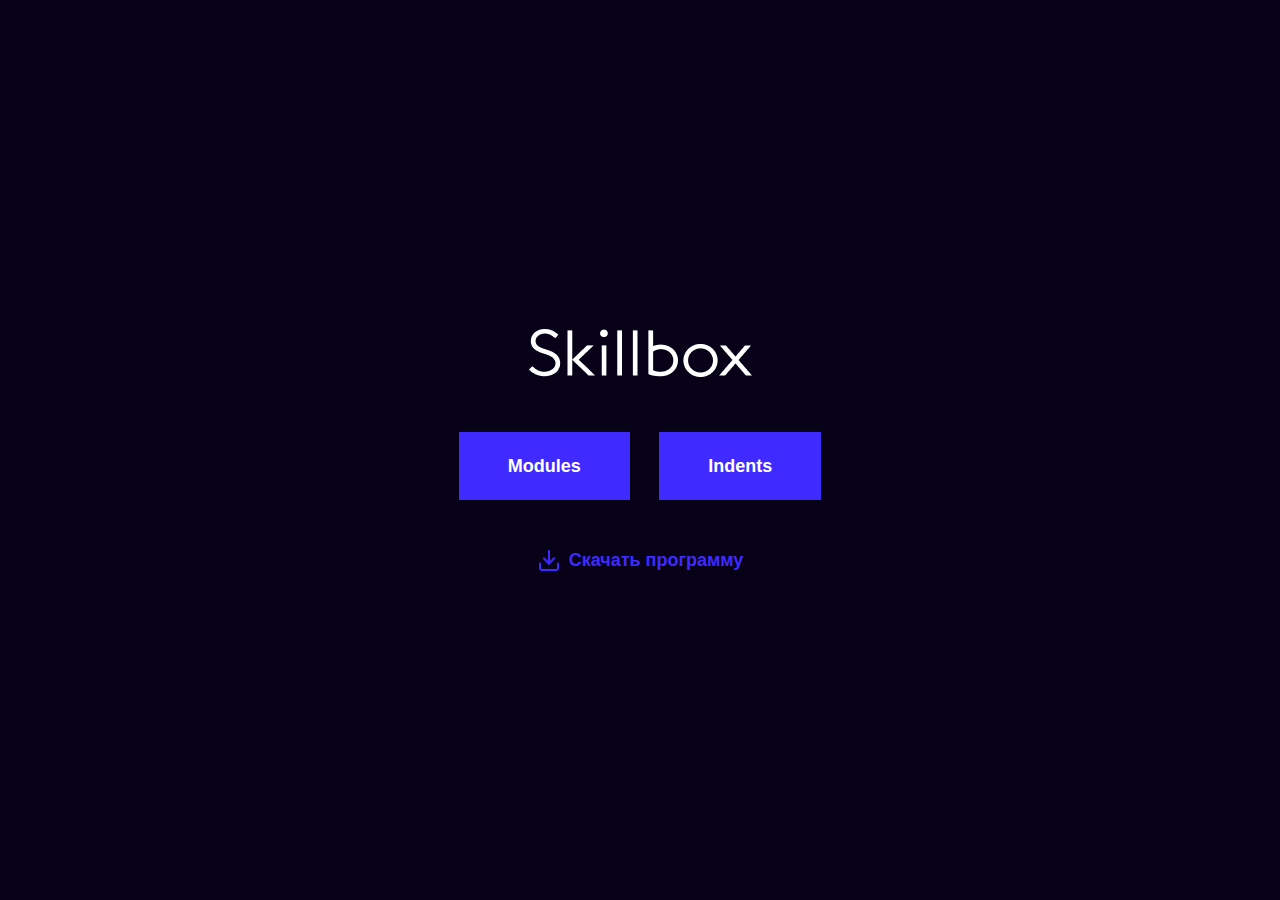
<file: index.html>
<!DOCTYPE html>
<html lang="ru">

<head>
  <meta charset="UTF-8">
  <meta http-equiv="X-UA-Compatible" content="IE=edge">
  <meta name="viewport" content="width=device-width, initial-scale=1.0">
  <link rel="stylesheet" href="./css/normalize.css">
  <link rel="stylesheet" href="./css/style.css">
  <title>Document</title>
</head>

<body>
  <div class="main-content">
    <a class="skillbox-logo" href="https://skillbox.ru" target="_blank">
      <img src="./img/logo-light.png" alt="Логотип Skillbox">
    </a>
    <div class="links">
      <a class="link" href="./modules.html">Modules</a>
      <a class="link" href="./article.html">Indents</a>
    </div>
    <a class="download-link" href="./skillbox.docx" download>Скачать программу</a>
  </div>
</body>

</html>
</file>
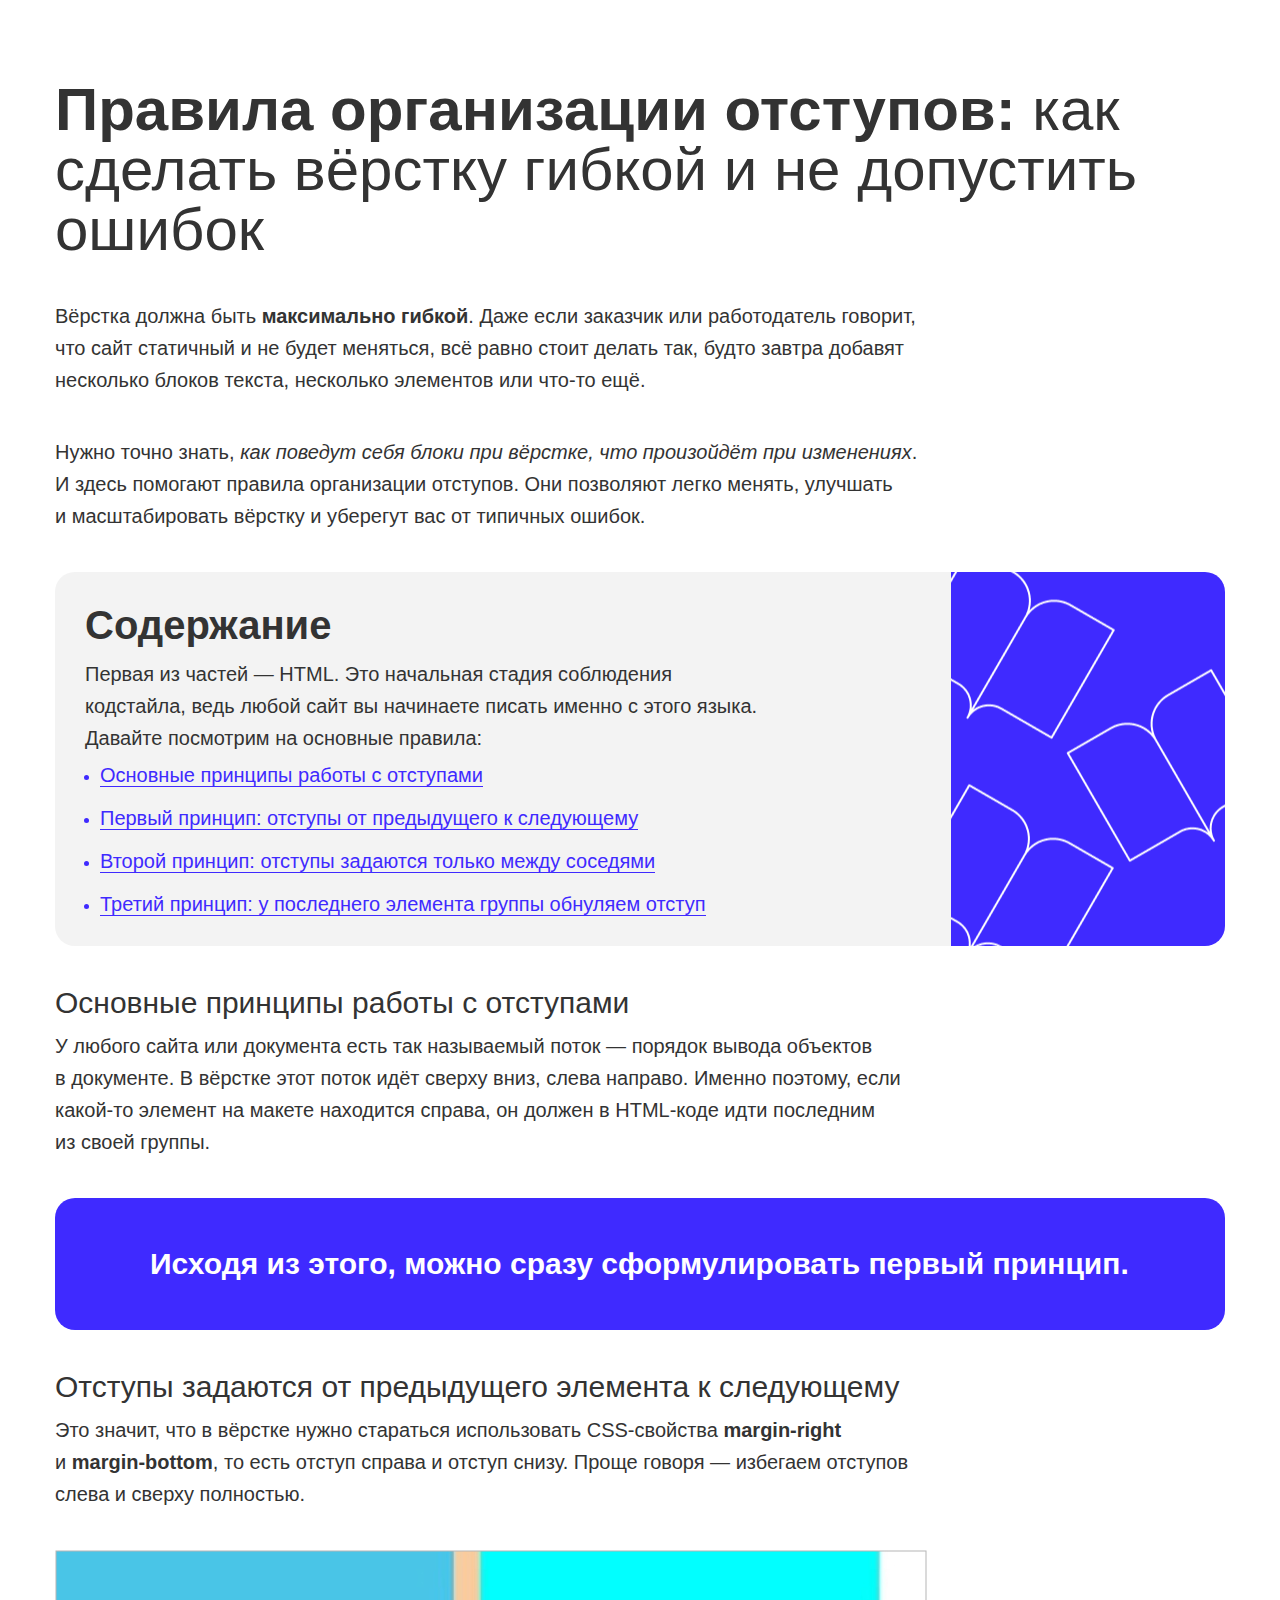
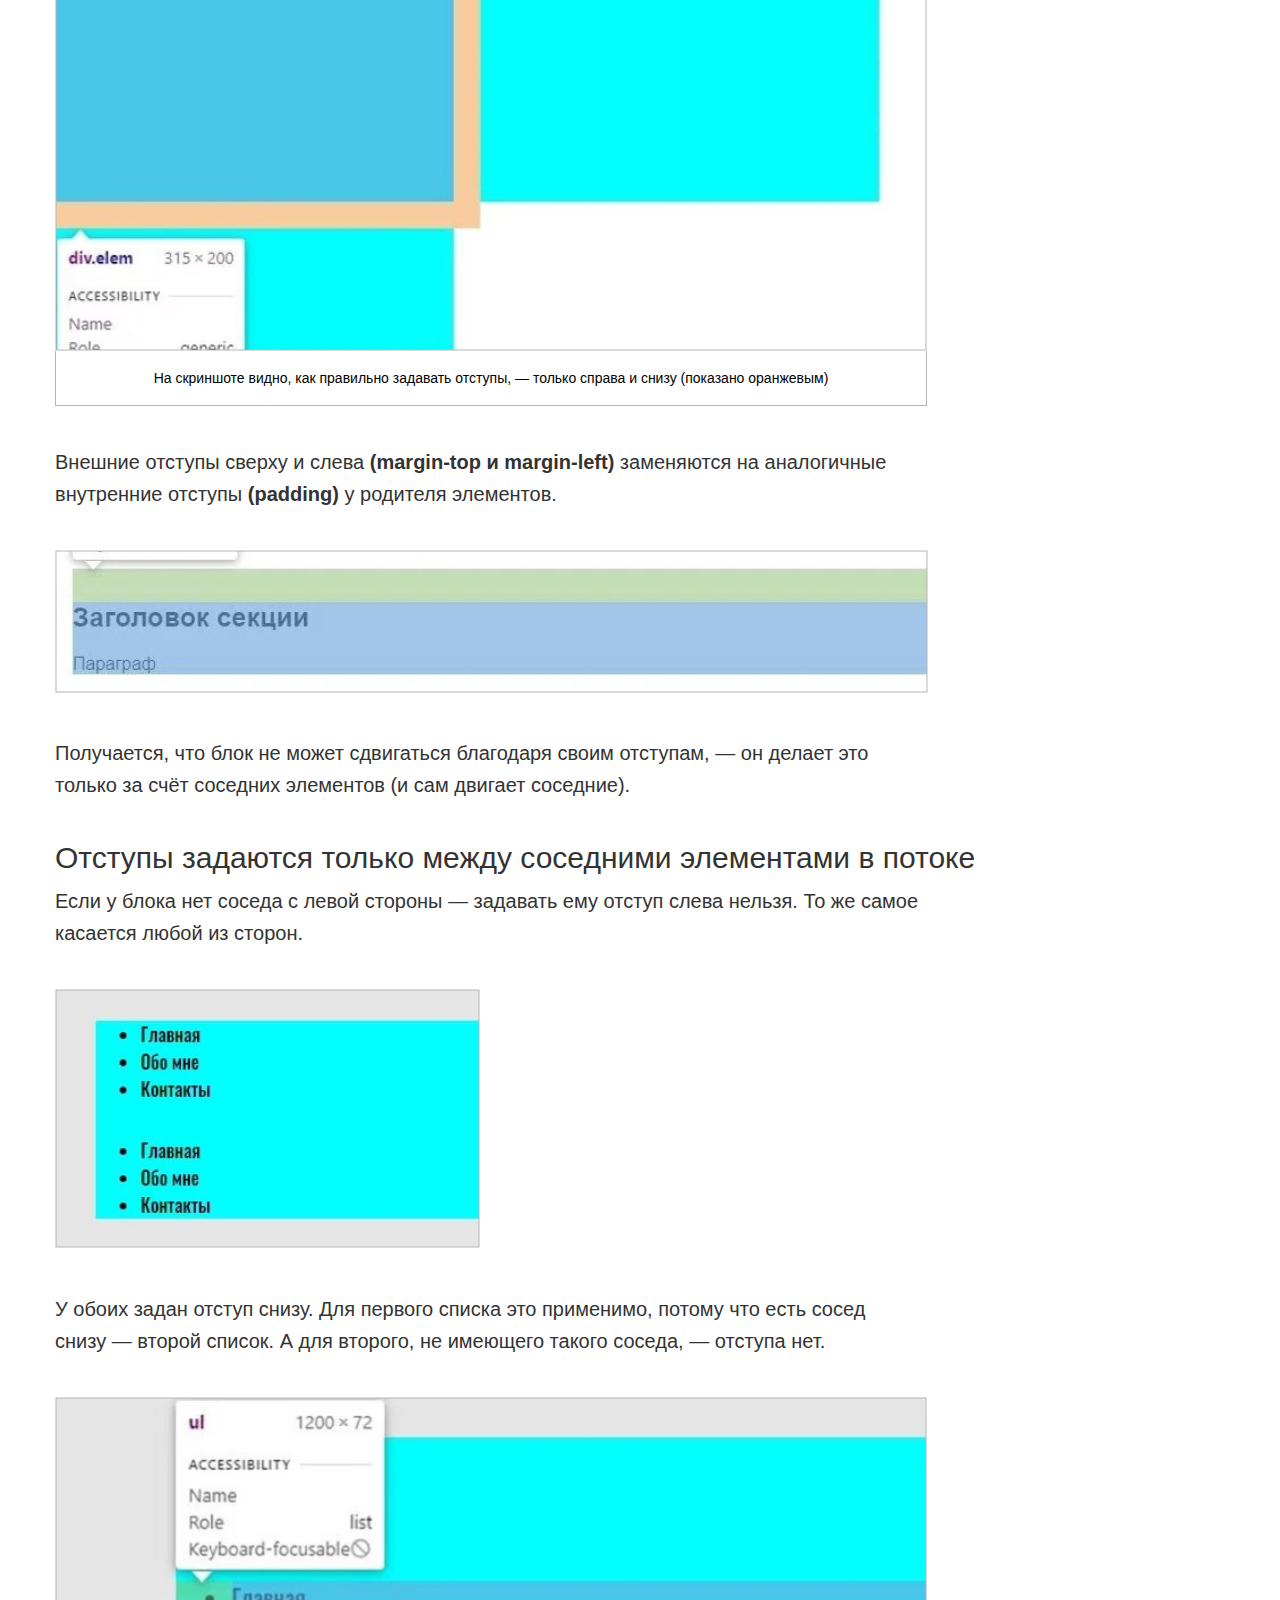
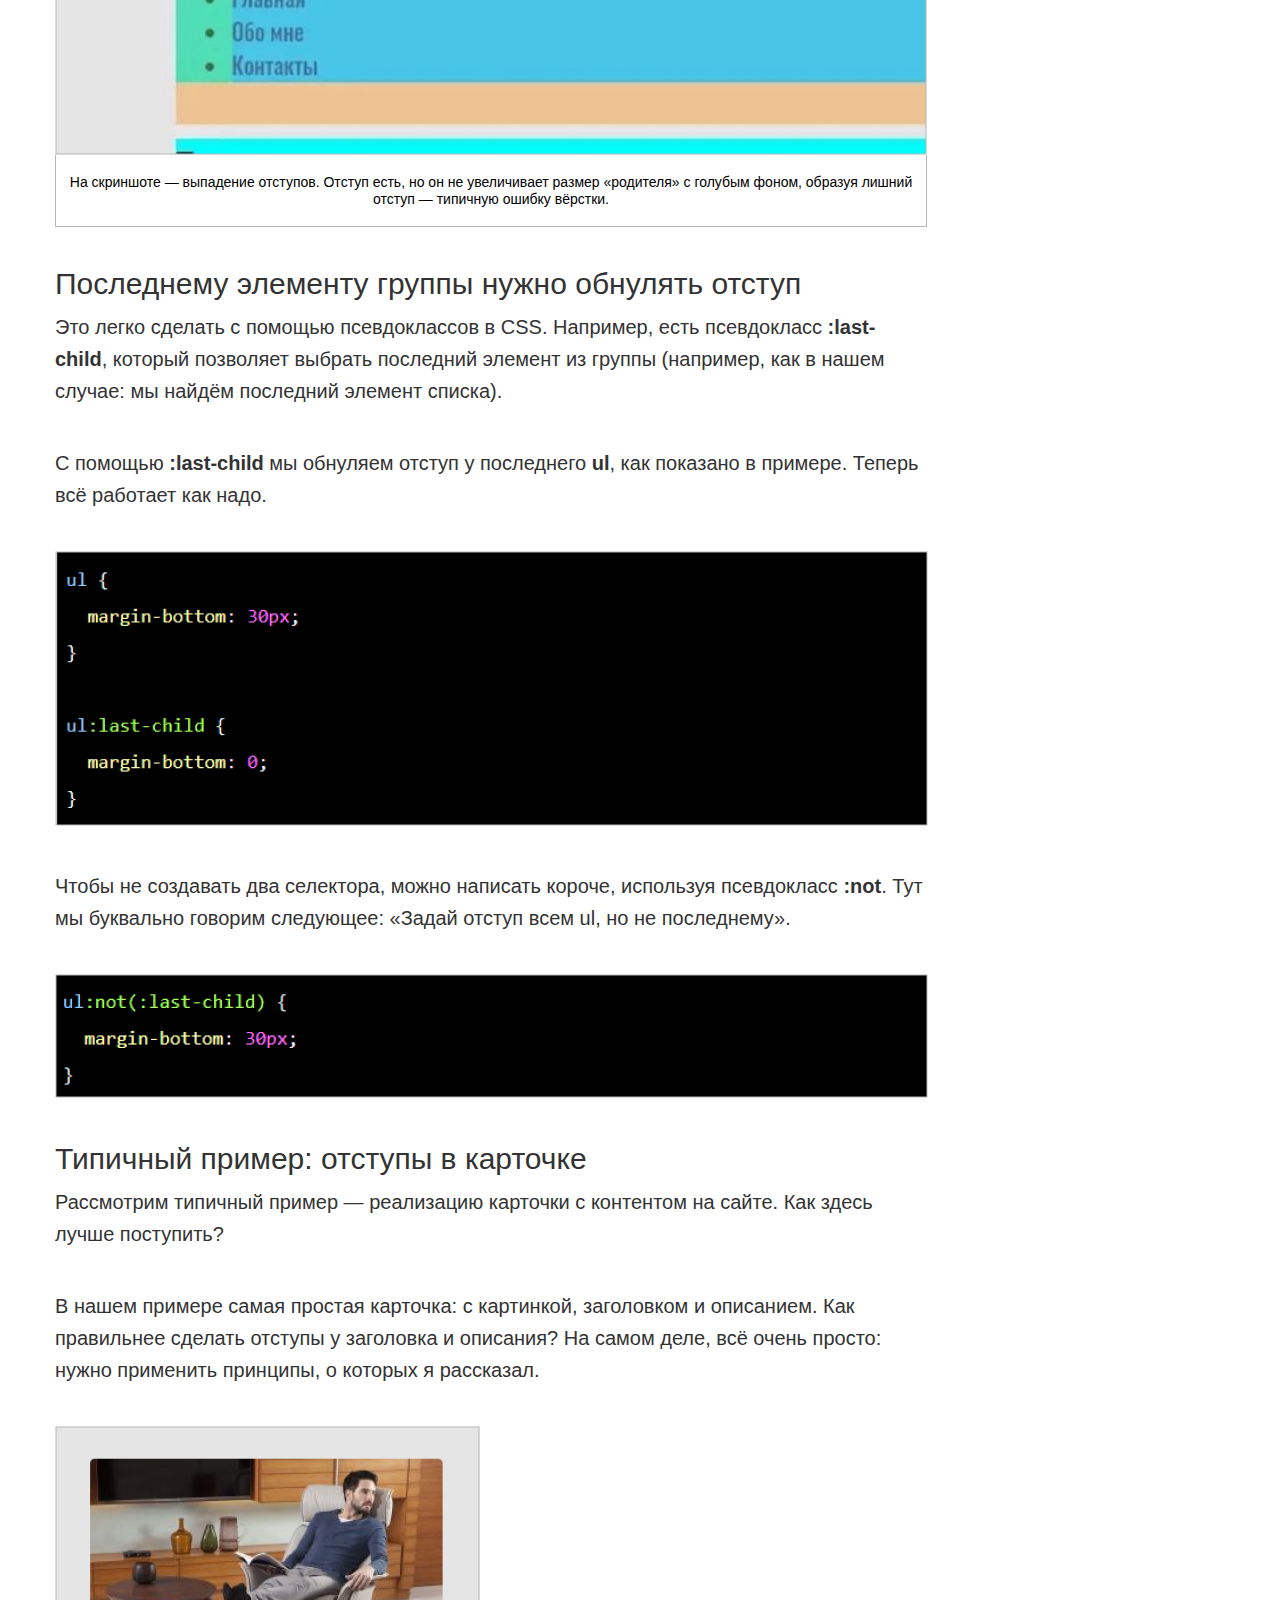
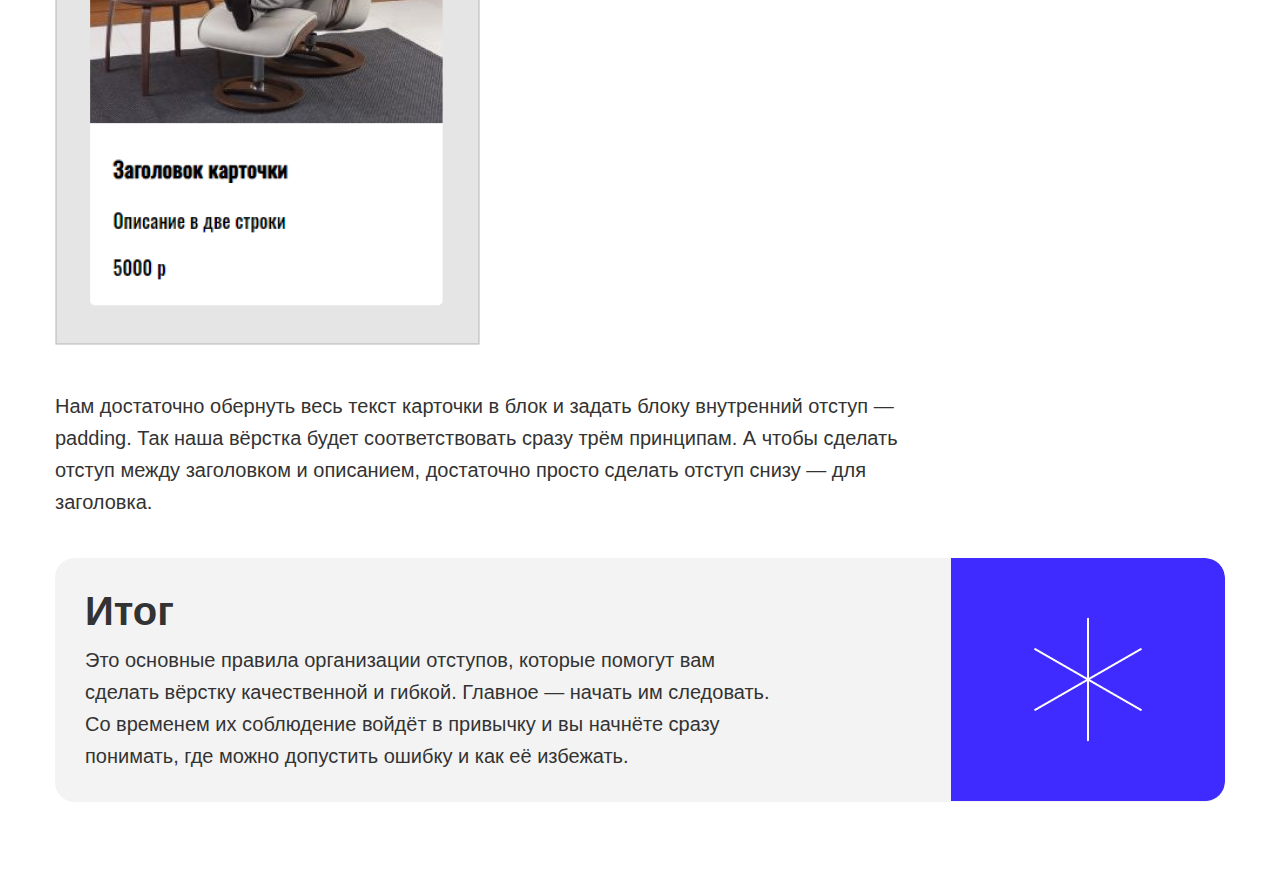
<file: article.html>
<!DOCTYPE html>
<html lang="ru">

<head>
  <meta charset="UTF-8">
  <meta http-equiv="X-UA-Compatible" content="IE=edge">
  <meta name="viewport" content="width=device-width, initial-scale=1.0">
  <link rel="stylesheet" href="./css/normalize.css">
  <link rel="stylesheet" href="./css/style.css">
  <title>Document</title>
</head>

<body>
  <div class="container">
    <h1 class="main-title">
      <b>Правила организации отступов:</b> как сделать вёрстку гибкой и&nbsp;не&nbsp;допустить ошибок
    </h1>
    <p class="text">
      Вёрстка должна быть <b>максимально гибкой</b>. Даже если заказчик или работодатель говорит, что сайт
      статичный
      и&nbsp;не&nbsp;будет меняться, всё равно стоит делать так, будто завтра добавят несколько блоков текста, несколько
      элементов или что-то ещё.
    </p>
    <p class="text">
      Нужно точно знать, <i>как поведут себя блоки при вёрстке, что произойдёт при изменениях</i>. И&nbsp;здесь помогают
      правила
      организации отступов. Они позволяют легко менять, улучшать и&nbsp;масштабировать вёрстку и&nbsp;уберегут вас
      от&nbsp;типичных ошибок.
    </p>
    <div class="gray-block gray-block-decorate-1">
      <h2 class="second-title">Содержание</h2>
      <p class="text">
        Первая из&nbsp;частей&nbsp;&mdash; HTML. Это начальная стадия соблюдения кодстайла, ведь любой сайт
        вы&nbsp;начинаете писать именно с&nbsp;этого языка. Давайте посмотрим на&nbsp;основные правила:
      </p>
      <ul class="list">
        <li class="list-element">
          <a class="list-link" href="#main_principle">Основные принципы работы с&nbsp;отступами</a>
        </li>
        <li class="list-element">
          <a class="list-link" href="#first_principle">Первый принцип: отступы от&nbsp;предыдущего к&nbsp;следующему</a>
        </li>
        <li class="list-element">
          <a class="list-link" href="#second_principle">Второй принцип: отступы задаются только между соседями</a>
        </li>
        <li class="list-element">
          <a class="list-link" href="#third_principle">Третий принцип: у&nbsp;последнего элемента группы обнуляем
            отступ</a>
        </li>
      </ul>
    </div>
    <div id="main_principle">
      <h3 class="third-title">Основные принципы работы с&nbsp;отступами</h3>
      <p class="text">У&nbsp;любого сайта или документа есть так называемый поток&nbsp;&mdash; порядок вывода объектов
        в&nbsp;документе. В&nbsp;вёрстке этот поток идёт сверху вниз, слева направо. Именно поэтому, если какой-то
        элемент
        на&nbsp;макете находится справа, он&nbsp;должен в&nbsp;HTML-коде идти последним из&nbsp;своей группы.</p>
      <p class="text main_principle-text">
        Исходя из&nbsp;этого, можно сразу сформулировать первый принцип.
      </p>
    </div>
    <div id="first_principle">
      <h3 class="third-title">Отступы задаются от&nbsp;предыдущего элемента к&nbsp;следующему</h3>
      <p class="text">Это значит, что в&nbsp;вёрстке нужно стараться использовать CSS-свойства <b>margin-right</b>
        и&nbsp;<b>margin-bottom</b>, то&nbsp;есть отступ справа и&nbsp;отступ снизу. Проще говоря&nbsp;&mdash; избегаем
        отступов слева и&nbsp;сверху полностью.</p>
      <figure class="image-wrapper">
        <img src="./img/1.jpg" alt="Скриншот: как правильно задавать отступы">
        <figcaption class="image-wrapper-caption">На&nbsp;скриншоте видно, как правильно задавать отступы,&nbsp;&mdash;
          только справа и&nbsp;снизу
          (показано оранжевым)</figcaption>
      </figure>
      <p class="text">Внешние отступы сверху и&nbsp;слева <b>(margin-top и&nbsp;margin-left)</b> заменяются
        на&nbsp;аналогичные
        внутренние отступы <b>(padding)</b> у&nbsp;родителя элементов.</p>
      <img src="./img/2.jpg" alt="Скриншот: отступ сверху элемента" class="image">
      <p class="text">Получается, что блок не&nbsp;может сдвигаться благодаря своим отступам,&nbsp;&mdash;
        он&nbsp;делает это только
        за&nbsp;счёт соседних элементов (и&nbsp;сам двигает соседние).</p>
    </div>
    <div id="second_principle">
      <h3 class="third-title">Отступы задаются только между соседними элементами в&nbsp;потоке</h3>
      <p class="text">Если у&nbsp;блока нет соседа с&nbsp;левой стороны&nbsp;&mdash; задавать ему отступ слева нельзя.
        То&nbsp;же
        самое
        касается любой из&nbsp;сторон.</p>
      <img src="./img/3.jpg" alt="Скриншот: отступы между элементами в потоке" class="image">
      <p class="text">
        У&nbsp;обоих задан отступ снизу. Для первого списка это применимо, потому что есть сосед снизу&nbsp;&mdash;
        второй
        список. А&nbsp;для второго, не&nbsp;имеющего такого соседа,&nbsp;&mdash; отступа нет.
      </p>
      <figure class="image-wrapper">
        <img src="./img/4.jpg" alt="Скриншот: выпадение отступов">
        <figcaption class="image-wrapper-caption">На&nbsp;скриншоте&nbsp;&mdash; выпадение отступов. Отступ есть,
          но&nbsp;он&nbsp;не&nbsp;увеличивает
          размер &laquo;родителя&raquo; с&nbsp;голубым фоном, образуя лишний отступ&nbsp;&mdash; типичную ошибку
          вёрстки.
        </figcaption>
      </figure>
    </div>
    <div id="third_principle">
      <h3 class="third-title">Последнему элементу группы нужно обнулять отступ</h3>
      <p class="text">Это легко сделать с&nbsp;помощью псевдоклассов в&nbsp;CSS. Например, есть псевдокласс
        <b>:last-child</b>,
        который
        позволяет выбрать последний элемент из&nbsp;группы (например, как в&nbsp;нашем случае: мы&nbsp;найдём последний
        элемент списка).
      </p>
      <p class="text">
        С&nbsp;помощью <b>:last-child</b> мы&nbsp;обнуляем отступ у&nbsp;последнего&nbsp;<b>ul</b>, как показано
        в&nbsp;примере. Теперь всё работает как надо.
      </p>
      <img src="./img/5.jpg" alt="Скриншот: псевдокласс :last-child" class="image">
      <p class="text">Чтобы не&nbsp;создавать два селектора, можно написать короче, используя псевдокласс <b>:not</b>.
        Тут
        мы&nbsp;буквально говорим следующее: &laquo;Задай отступ всем&nbsp;ul, но&nbsp;не&nbsp;последнему&raquo;.</p>
      <img src="./img/6.jpg" alt="Скриншот: псевдокласс :not" class="image">
    </div>
    <div>
      <h3 class="third-title">Типичный пример: отступы в&nbsp;карточке</h3>
      <p class="text">Рассмотрим типичный пример&nbsp;&mdash; реализацию карточки с&nbsp;контентом на&nbsp;сайте. Как
        здесь лучше
        поступить?</p>
      <p class="text">В&nbsp;нашем примере самая простая карточка: с&nbsp;картинкой, заголовком и&nbsp;описанием. Как
        правильнее
        сделать отступы у&nbsp;заголовка и&nbsp;описания? На&nbsp;самом деле, всё очень просто: нужно применить
        принципы,
        о&nbsp;которых я&nbsp;рассказал.</p>
      <img src="./img/7.jpg" alt="Скриншот: пример карточки" class="image">
      <p class="text">Нам достаточно обернуть весь текст карточки в&nbsp;блок и&nbsp;задать блоку внутренний
        отступ&nbsp;&mdash;
        padding. Так наша вёрстка будет соответствовать сразу трём принципам. А&nbsp;чтобы сделать отступ между
        заголовком
        и&nbsp;описанием, достаточно просто сделать отступ снизу&nbsp;&mdash; для заголовка.</p>
      <div class="gray-block gray-block-decorate-2">
        <h2 class="second-title">Итог</h2>
        <p class="text">Это основные правила организации отступов, которые помогут вам сделать вёрстку
          качественной
          и&nbsp;гибкой.
          Главное&nbsp;&mdash; начать им&nbsp;следовать. Со&nbsp;временем их&nbsp;соблюдение войдёт в&nbsp;привычку
          и&nbsp;вы&nbsp;начнёте сразу понимать, где можно допустить ошибку и&nbsp;как её&nbsp;избежать.</p>
      </div>
    </div>
  </div>

</body>

</html>
</file>
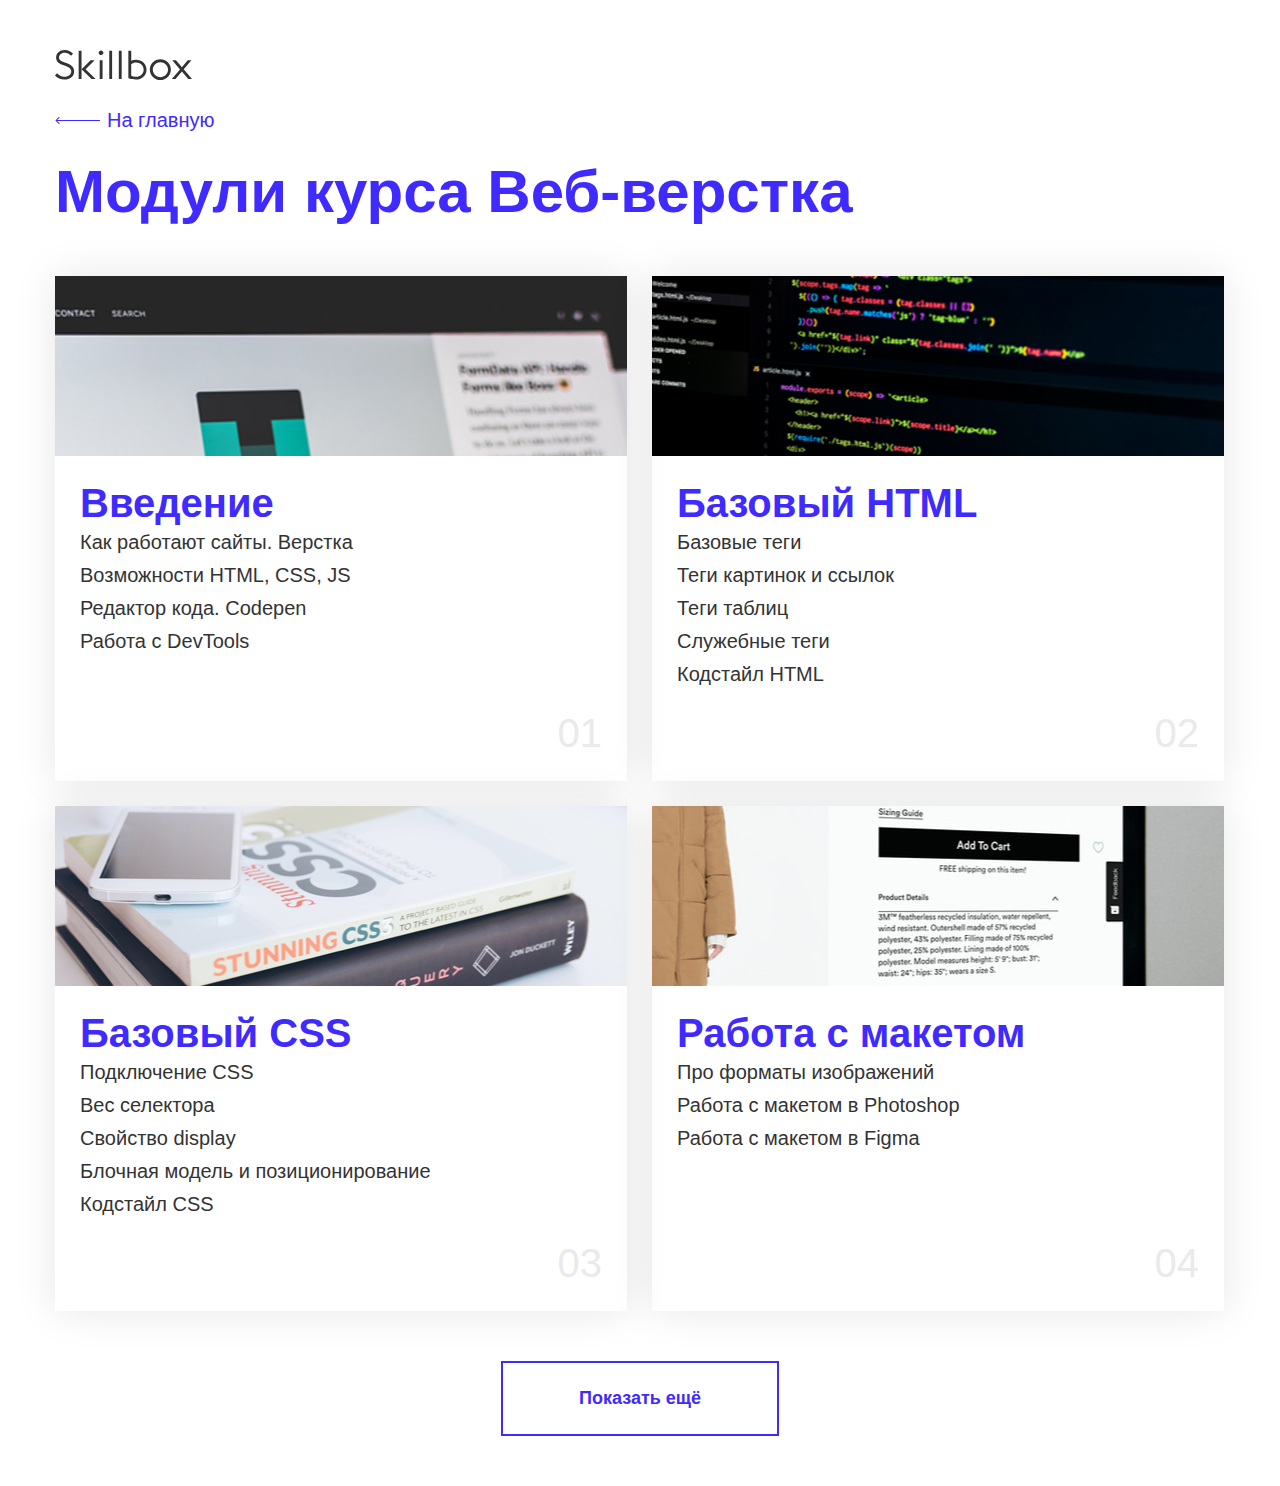
<file: modules.html>
<!DOCTYPE html>
<html lang="ru">

<head>
  <meta charset="UTF-8">
  <meta http-equiv="X-UA-Compatible" content="IE=edge">
  <meta name="viewport" content="width=device-width, initial-scale=1.0">
  <link rel="stylesheet" href="./css/normalize.css">
  <link rel="stylesheet" href="./css/style.css">
  <title>Модули курса Веб-верстка</title>
</head>

<body>
  <div class="modules-container">
    <a class="modules-skillbox-link" href="https://skillbox.ru" target="_blank">
      <img src="./img/modules-skillbox-1.svg" alt="Логотип Skillbox">
    </a>
    <div class="modules-link-box">
      <a class="modules-link" href="./index.html">На главную</a>
    </div>
    <h1 class="modules-main-title">Модули курса Веб-верстка</h1>
    <ul class="modules-list">
      <li class="modules-list_item list_item-decorate-1">
        <h2 class="modules-second-title">Введение</h2>
        <ul class="modules-list lessons">
          <li class="modules-text">Как работают сайты. Верстка</li>
          <li class="modules-text">Возможности HTML, CSS, JS</li>
          <li class="modules-text">Редактор кода. Codepen</li>
          <li class="modules-text">Работа с DevTools</li>
        </ul>
        <span class="modules-number">01</span>
      </li>
      <li class="modules-list_item list_item-decorate-2">
        <h2 class="modules-second-title">Базовый HTML</h2>
        <ul class="modules-list lessons">
          <li class="modules-text">Базовые теги</li>
          <li class="modules-text">Теги картинок и ссылок</li>
          <li class="modules-text">Теги таблиц</li>
          <li class="modules-text">Служебные теги</li>
          <li class="modules-text">Кодстайл HTML</li>
        </ul>
        <span class="modules-number">02</span>
      </li>
      <li class="modules-list_item list_item-decorate-3">
        <h2 class="modules-second-title">Базовый CSS</h2>
        <ul class="modules-list lessons">
          <li class="modules-text">Подключение CSS</li>
          <li class="modules-text">Вес селектора</li>
          <li class="modules-text">Свойство display</li>
          <li class="modules-text">Блочная модель и позиционирование</li>
          <li class="modules-text">Кодстайл CSS</li>
        </ul>
        <span class="modules-number">03</span>
      </li>
      <li class="modules-list_item list_item-decorate-4">
        <h2 class="modules-second-title">Работа с макетом</h2>
        <ul class="modules-list lessons">
          <li class="modules-text">Про форматы изображений</li>
          <li class="modules-text">Работа с макетом в Photoshop</li>
          <li class="modules-text">Работа с макетом в Figma</li>
        </ul>
        <span class="modules-number">04</span>
      </li>
    </ul>
    <div class="modules-btn-wrapper">
      <button class="modules-show-more-btn">Показать ещё</button>
    </div>
  </div>
</body>

</html>
</file>
<file: css/style.css>
/* Normalize styles */
html {
  box-sizing: border-box;
}

*,
*::before,
*::after {
  box-sizing: inherit;
}

a {
  color: inherit;
  text-decoration: none;
}

img {
  max-width: 100%;
}

body {
  font-family: Arial, Verdana, sans-serif;
}

/*Main page styles*/

.main-content {
  display: flex;
  flex-direction: column;
  align-items: center;
  justify-content: center;
  min-height: 100vh;
  color: #fff;
  background-color: #070217;
}

.skillbox-logo {
  display: inline-block;
  margin-bottom: 50px;
}

.links {
  margin-bottom: 50px;
}

.link {
  margin: 0;
  display: inline-block;
  padding: 24px 49px;
  font-weight: 700;
  font-size: 18px;
  background-color: #3f2aff;
}

.link:not(:last-of-type) {
  margin-right: 25px;
}

.download-link {
  padding-left: 32px;
  font-weight: 700;
  font-size: 18px;
  color: #3f2aff;
  background-image: url("../img/download.png");
  background-position: left center;
  background-size: 24px 25px;
  background-repeat: no-repeat;
}

/*Article styles*/

.container {
  margin: 0 auto;
  padding: 80px 0;
  width: 1170px;
}

.main-title {
  margin: 0;
  margin-bottom: 40px;
  font-weight: 400;
  font-size: 60px;
  line-height: 60px;
  color: #333;
}

.second-title {
  margin: 0;
  margin-bottom: 10px;
  font-size: 40px;
  line-height: 46px;
  color: #333;
}

.third-title {
  margin: 0;
  margin-bottom: 10px;
  font-weight: 400;
  font-size: 30px;
  line-height: 34px;
  color: #333;
}

.text {
  margin: 0;
  margin-bottom: 40px;
  width: 872px;
  font-weight: 400;
  font-size: 20px;
  line-height: 32px;
  color: #333;
}

.main_principle-text {
  padding: 50px 95px;
  border-radius: 20px;
  width: 100%;
  font-weight: 700;
  font-size: 30px;
  color: white;
  background-color: #3f2aff;
}

.list {
  margin: 0;
  padding-left: 15px;
}

.list-element:not(:last-of-type) {
  margin-bottom: 20px;
}

.list-element::marker {
  color: #3f2aff;
}

.list-link {
  border-bottom: 1px solid #3f2aff;
  font-size: 20px;
  color: #3f2aff;
}

.image {
  margin-bottom: 40px;
}

.image-wrapper {
  display: inline-block;
  margin: 0;
  margin-bottom: 40px;
  width: 872px;
  font-size: 0;
}

.image-wrapper-caption {
  border: 1px solid #b6b6b6;
  border-top: none;
  padding: 19px 0;
  font-weight: 400;
  font-size: 14px;
  text-align: center;
}

.gray-block {
  border-radius: 20px;
  padding: 30px;
  background-color: #f3f3f3;
  background-position: right center;
  background-repeat: no-repeat;
}

.gray-block:not(:last-of-type) {
  margin-bottom: 40px;
}

.gray-block .text {
  margin: 0;
  width: 692px;
}

.gray-block:not(:last-of-type) .text {
  margin-bottom: 10px;
}

.gray-block-decorate-1 {
  background-image: url("../img/decorate-1.png");
}

.gray-block-decorate-2 {
  background-image: url("../img/decorate-2.png");
}

/*Modules styles*/

.modules-container {
  margin: 0 auto;
  width: 1170px;
  padding: 50px 0;
}

.modules-skillbox-link {
  display: inline-block;
  margin-bottom: 25px;
}

.modules-link-box {
  margin-bottom: 25px;
}

.modules-link {
  display: inline-block;
  padding-left: 52px;
  color: #3F2AFF;
  font-size: 20px;
  font-style: normal;
  font-weight: 400;
  line-height: normal;
  background-image: url("../img/modules-Arrow-1.svg");
  background-position: left center;
  background-size: 45px 23px;
  background-repeat: no-repeat;
}

.modules-main-title {
  margin: 0;
  color: #3F2AFF;
  font-size: 60px;
  font-style: normal;
  font-weight: 700;
  line-height: normal;
  margin-bottom: 50px;
}

.modules-second-title {
  margin: 0;
  color: #3F2AFF;
  font-size: 40px;
  font-style: normal;
  font-weight: 700;
  line-height: normal;
}

.modules-text {
  margin: 0;
  color: #333;
  font-size: 20px;
  font-style: normal;
  font-weight: 400;
  line-height: 165%;
}

.modules-list {
  font-size: 0;
  padding: 0;
  list-style: none;
  margin-bottom: 50px;
}

.lessons {
  margin-bottom: 0px;
}

.modules-list_item {
  position: relative;
  width: 572px;
  height: 505px;
  display: inline-block;
  vertical-align: top;
  margin-bottom: 25px;
  margin-right: 25px;
  padding: 205px 25px 25px;
  box-shadow: 0px 0px 40px 0px rgba(0, 0, 0, 0.10);
  background-position: top center;
  background-repeat: no-repeat;
}

.modules-list_item:nth-last-child(-n+2) {
  margin-bottom: 0;
}

.list_item-decorate-1 {
  background-image: url('../img/modules-1.jpg');
}

.list_item-decorate-2 {
  background-image: url('../img/modules-2.jpg');
}

.list_item-decorate-3 {
  background-image: url('../img/modules-3.jpg');
}

.list_item-decorate-4 {
  background-image: url('../img/modules-4.jpg');
}

.modules-list_item:nth-child(2n) {
  margin-right: 0;
}

.modules-btn-wrapper {
  text-align: center;
}

.modules-show-more-btn {
  padding: 25px 76px;
  border: 2px solid #3F2AFF;
  color: #3F2AFF;
  background-color: #FFF;
  font-size: 18px;
  font-style: normal;
  font-weight: 700;
  line-height: normal;
  cursor: pointer;
}

.modules-number {
  position: absolute;
  bottom: 25px;
  right: 25px;
  color: #EAEAEA;
  text-align: right;
  font-size: 40px;
  font-style: normal;
  font-weight: 400;
  line-height: normal;
}
</file>
